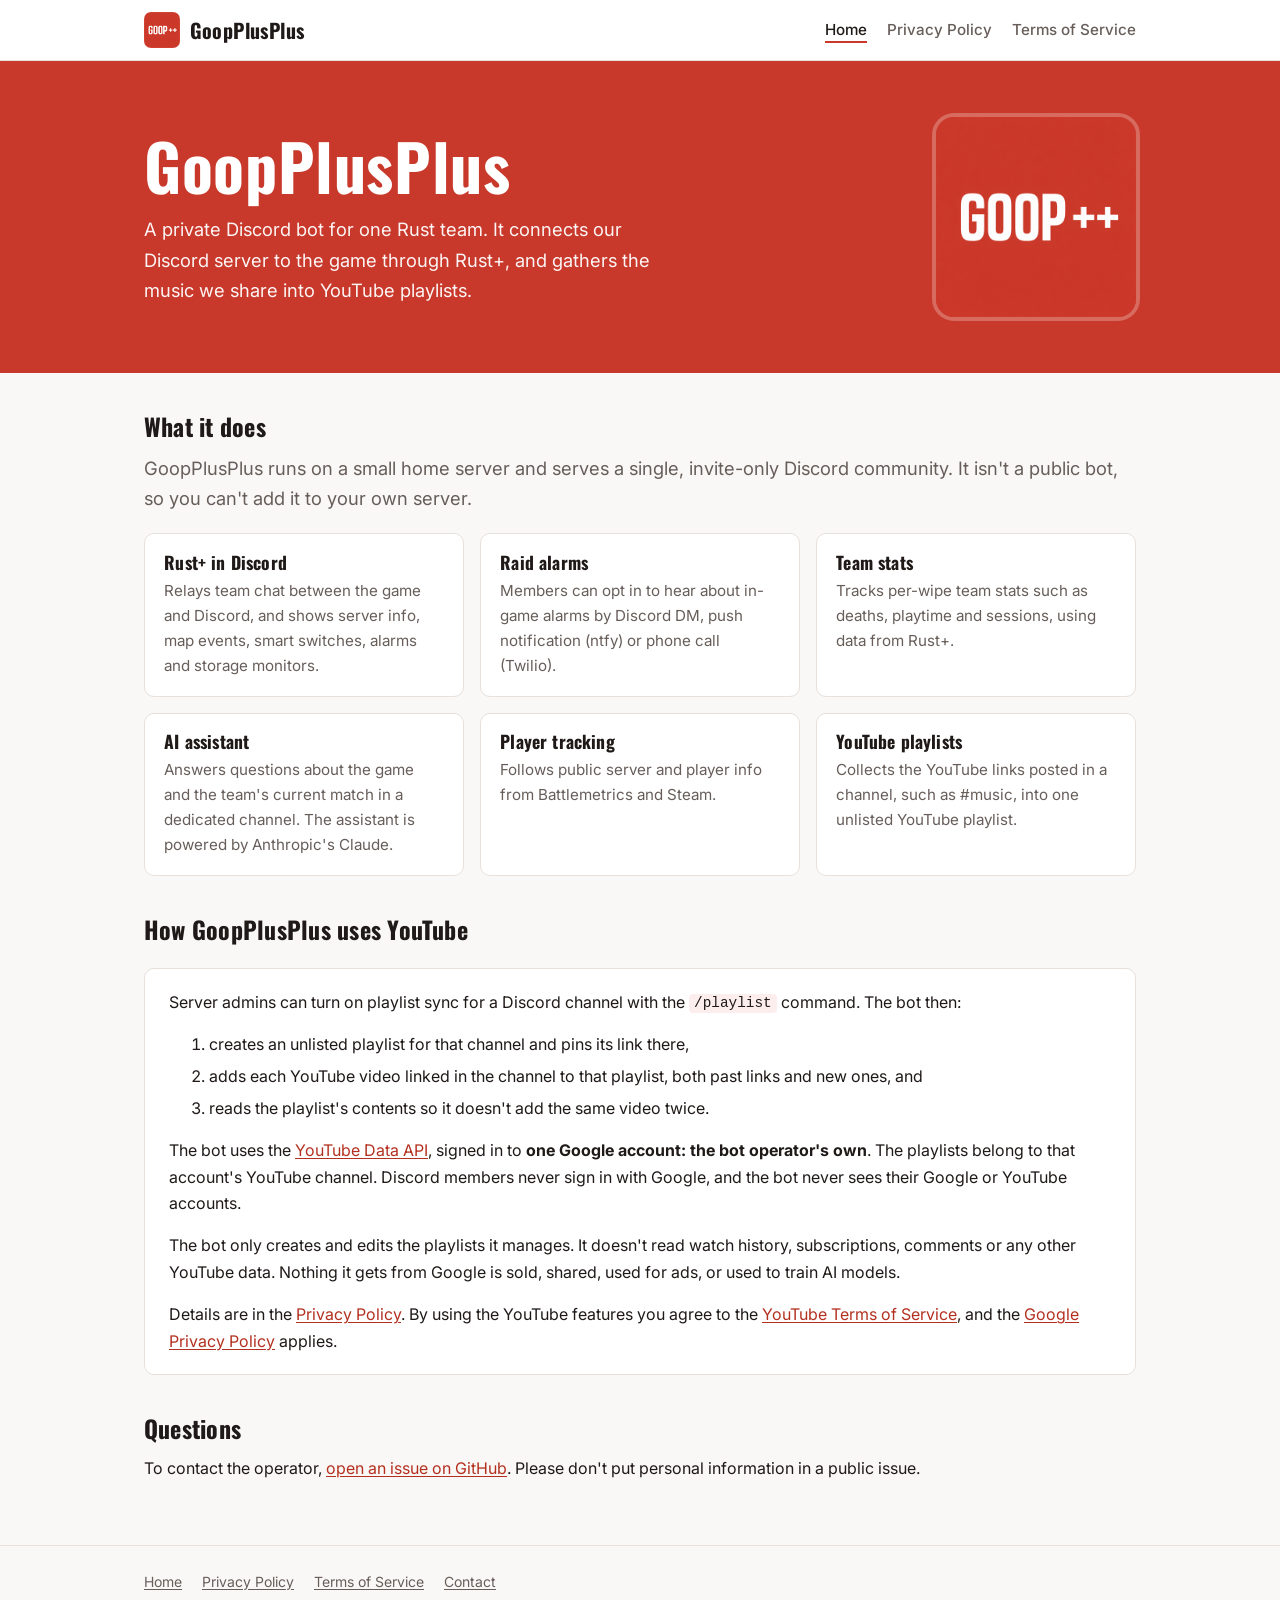
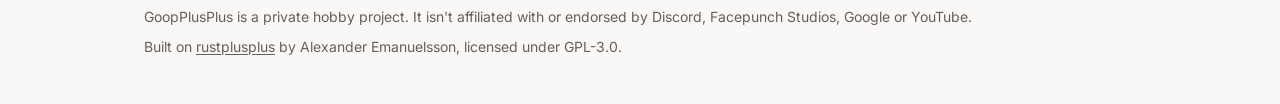
<file: index.html>
<!doctype html>
<html lang="en">
<head>
    <meta charset="utf-8">
    <meta name="viewport" content="width=device-width, initial-scale=1">
    <title>GoopPlusPlus</title>
    <meta name="description" content="GoopPlusPlus is a private Discord bot that connects a Rust team's Discord server to the game through Rust+, and collects the YouTube links members share into playlists.">
    <link rel="icon" type="image/png" href="assets/logo-64.png">
    <link rel="apple-touch-icon" href="assets/logo-180.png">
    <link rel="preconnect" href="https://fonts.googleapis.com">
    <link rel="preconnect" href="https://fonts.gstatic.com" crossorigin>
    <link rel="stylesheet" href="https://fonts.googleapis.com/css2?family=Inter:wght@400;500;600&family=Oswald:wght@700&display=swap">
    <link rel="stylesheet" href="assets/style.css">
</head>
<body>
    <header class="site-header">
        <div class="inner">
            <a class="brand" href="./"><img src="assets/logo-64.png" alt="" width="36" height="36">GoopPlusPlus</a>
            <nav class="site-nav" aria-label="Site">
                <a href="./" aria-current="page">Home</a>
                <a href="privacy.html">Privacy Policy</a>
                <a href="terms.html">Terms of Service</a>
            </nav>
        </div>
    </header>

    <section class="hero">
        <div class="inner">
            <div>
                <h1>GoopPlusPlus</h1>
                <p>A private Discord bot for one Rust team. It connects our Discord server to the game through Rust+, and gathers the music we share into YouTube playlists.</p>
            </div>
            <img src="assets/logo-512.png" alt="GoopPlusPlus logo" width="200" height="200">
        </div>
    </section>

    <main class="wide">
        <h2>What it does</h2>
        <p class="lede">GoopPlusPlus runs on a small home server and serves a single, invite-only Discord community. It isn't a public bot, so you can't add it to your own server.</p>

        <ul class="features">
            <li>
                <h3>Rust+ in Discord</h3>
                <p>Relays team chat between the game and Discord, and shows server info, map events, smart switches, alarms and storage monitors.</p>
            </li>
            <li>
                <h3>Raid alarms</h3>
                <p>Members can opt in to hear about in-game alarms by Discord DM, push notification (ntfy) or phone call (Twilio).</p>
            </li>
            <li>
                <h3>Team stats</h3>
                <p>Tracks per-wipe team stats such as deaths, playtime and sessions, using data from Rust+.</p>
            </li>
            <li>
                <h3>AI assistant</h3>
                <p>Answers questions about the game and the team's current match in a dedicated channel. The assistant is powered by Anthropic's Claude.</p>
            </li>
            <li>
                <h3>Player tracking</h3>
                <p>Follows public server and player info from Battlemetrics and Steam.</p>
            </li>
            <li>
                <h3>YouTube playlists</h3>
                <p>Collects the YouTube links posted in a channel, such as #music, into one unlisted YouTube playlist.</p>
            </li>
        </ul>

        <h2 id="youtube">How GoopPlusPlus uses YouTube</h2>
        <div class="panel">
            <p>Server admins can turn on playlist sync for a Discord channel with the <code>/playlist</code> command. The bot then:</p>
            <ol>
                <li>creates an unlisted playlist for that channel and pins its link there,</li>
                <li>adds each YouTube video linked in the channel to that playlist, both past links and new ones, and</li>
                <li>reads the playlist's contents so it doesn't add the same video twice.</li>
            </ol>
            <p>The bot uses the <a href="https://developers.google.com/youtube/v3">YouTube Data API</a>, signed in to <strong>one Google account: the bot operator's own</strong>. The playlists belong to that account's YouTube channel. Discord members never sign in with Google, and the bot never sees their Google or YouTube accounts.</p>
            <p>The bot only creates and edits the playlists it manages. It doesn't read watch history, subscriptions, comments or any other YouTube data. Nothing it gets from Google is sold, shared, used for ads, or used to train AI models.</p>
            <p>Details are in the <a href="privacy.html#google">Privacy Policy</a>. By using the YouTube features you agree to the <a href="https://www.youtube.com/t/terms">YouTube Terms of Service</a>, and the <a href="https://policies.google.com/privacy">Google Privacy Policy</a> applies.</p>
        </div>

        <h2>Questions</h2>
        <p>To contact the operator, <a href="https://github.com/ryancc3/goopplusplus/issues">open an issue on GitHub</a>. Please don't put personal information in a public issue.</p>
    </main>

    <footer class="site-footer">
        <div class="inner">
            <nav aria-label="Footer">
                <a href="./">Home</a>
                <a href="privacy.html">Privacy Policy</a>
                <a href="terms.html">Terms of Service</a>
                <a href="https://github.com/ryancc3/goopplusplus/issues">Contact</a>
            </nav>
            <p>GoopPlusPlus is a private hobby project. It isn't affiliated with or endorsed by Discord, Facepunch Studios, Google or YouTube.</p>
            <p>Built on <a href="https://github.com/alexemanuelol/rustplusplus">rustplusplus</a> by Alexander Emanuelsson, licensed under GPL-3.0.</p>
        </div>
    </footer>
</body>
</html>
</file>
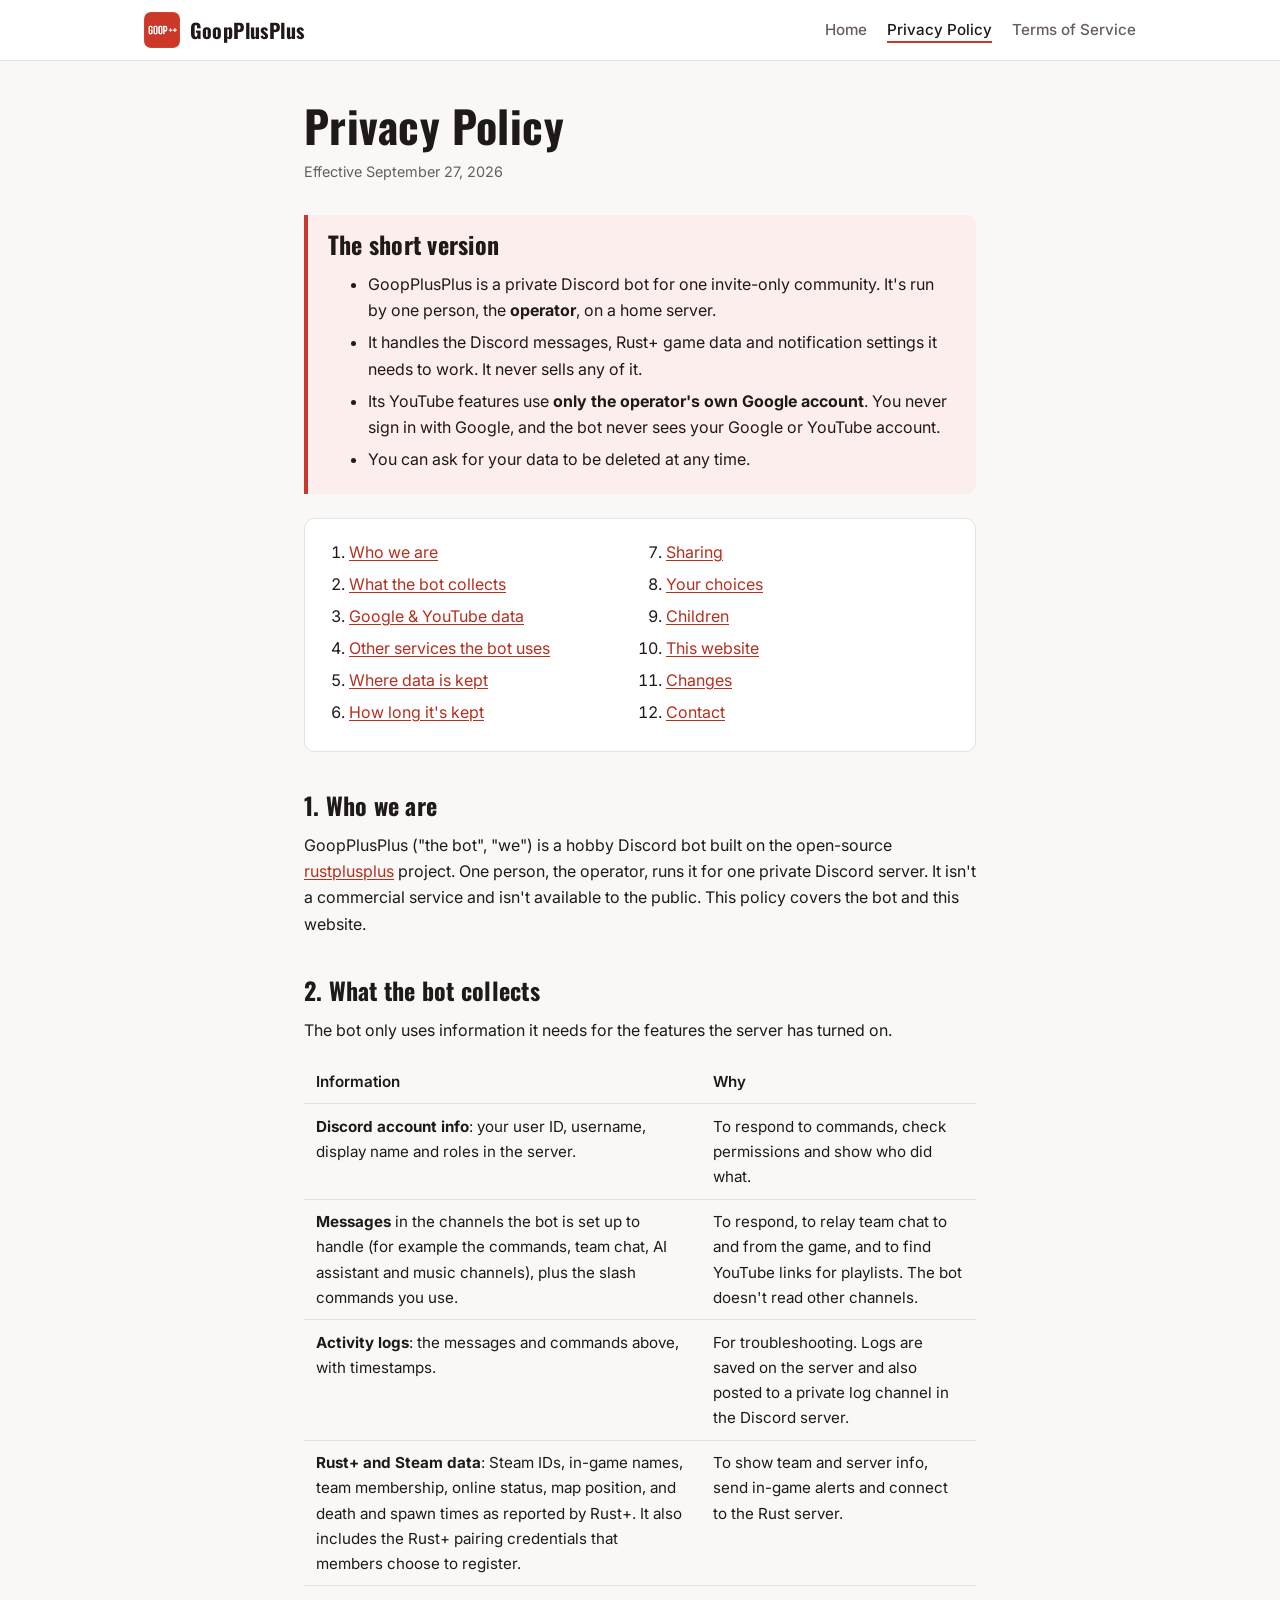
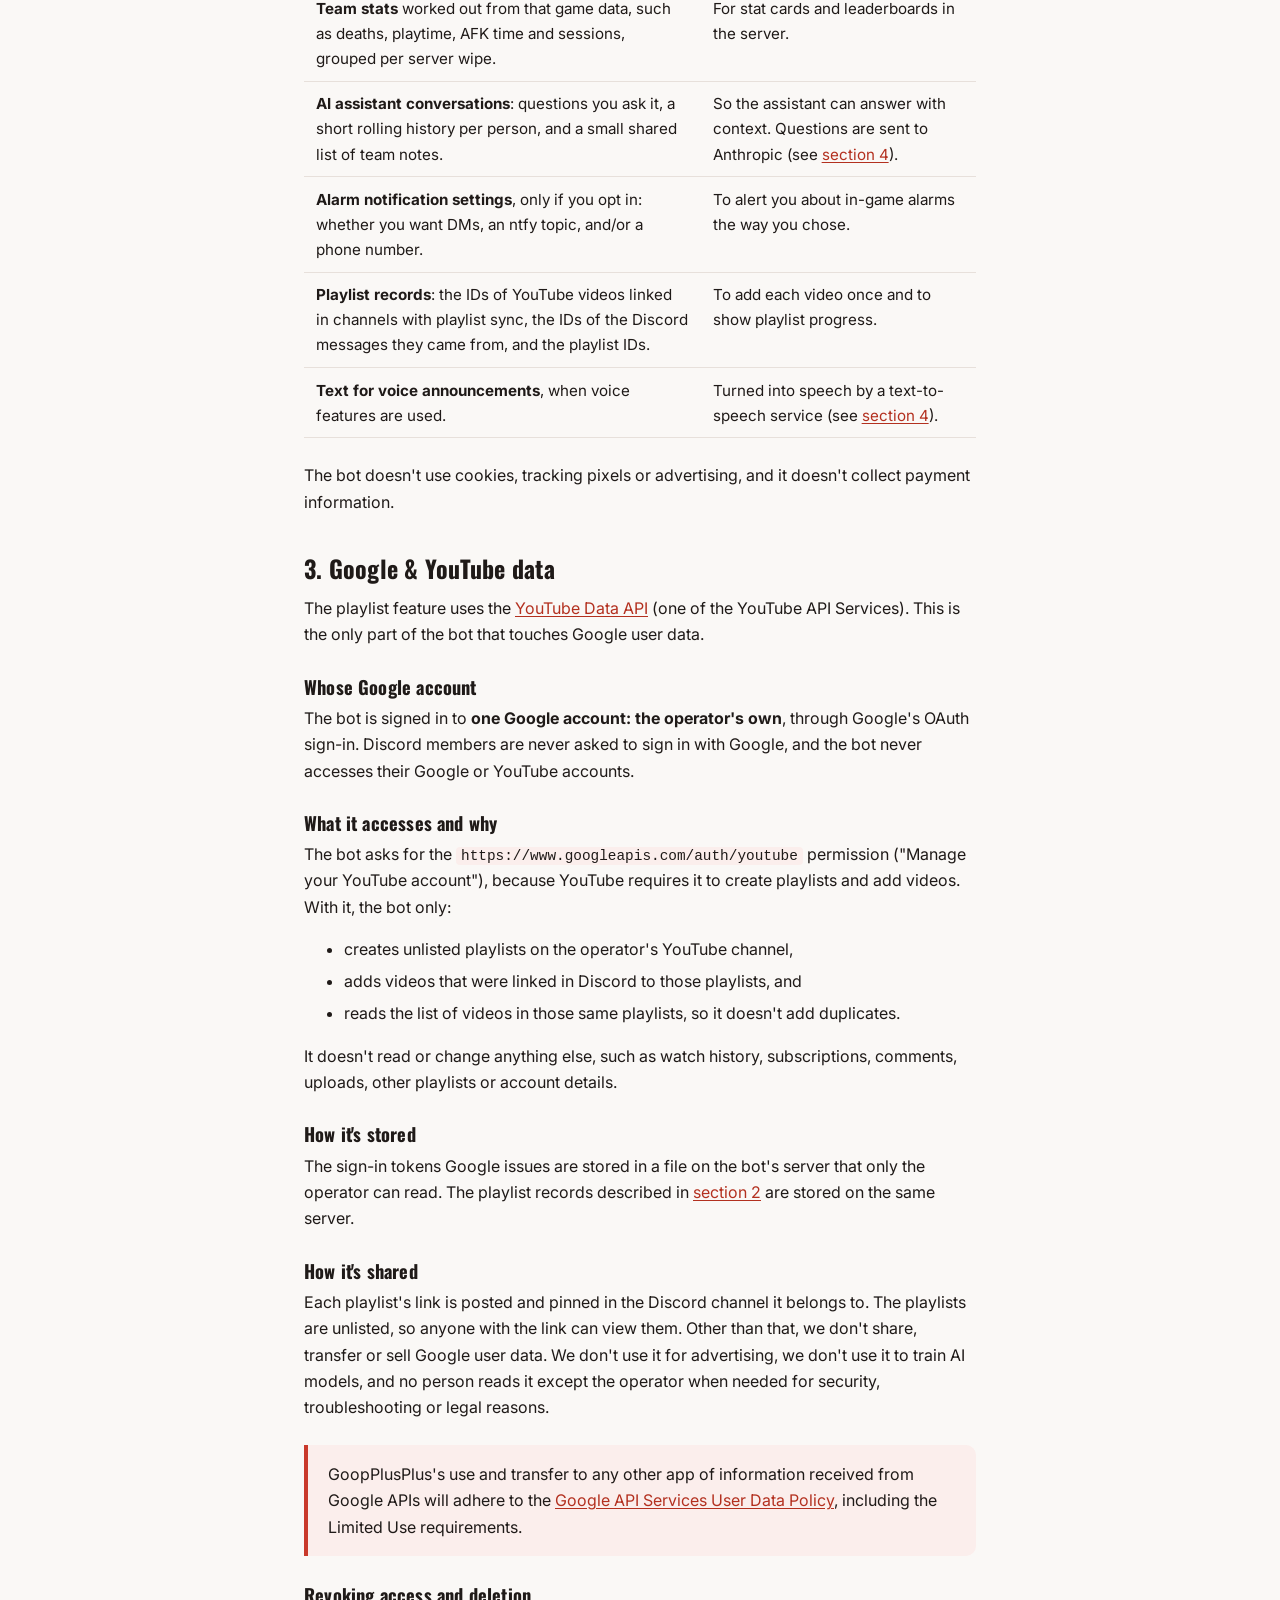
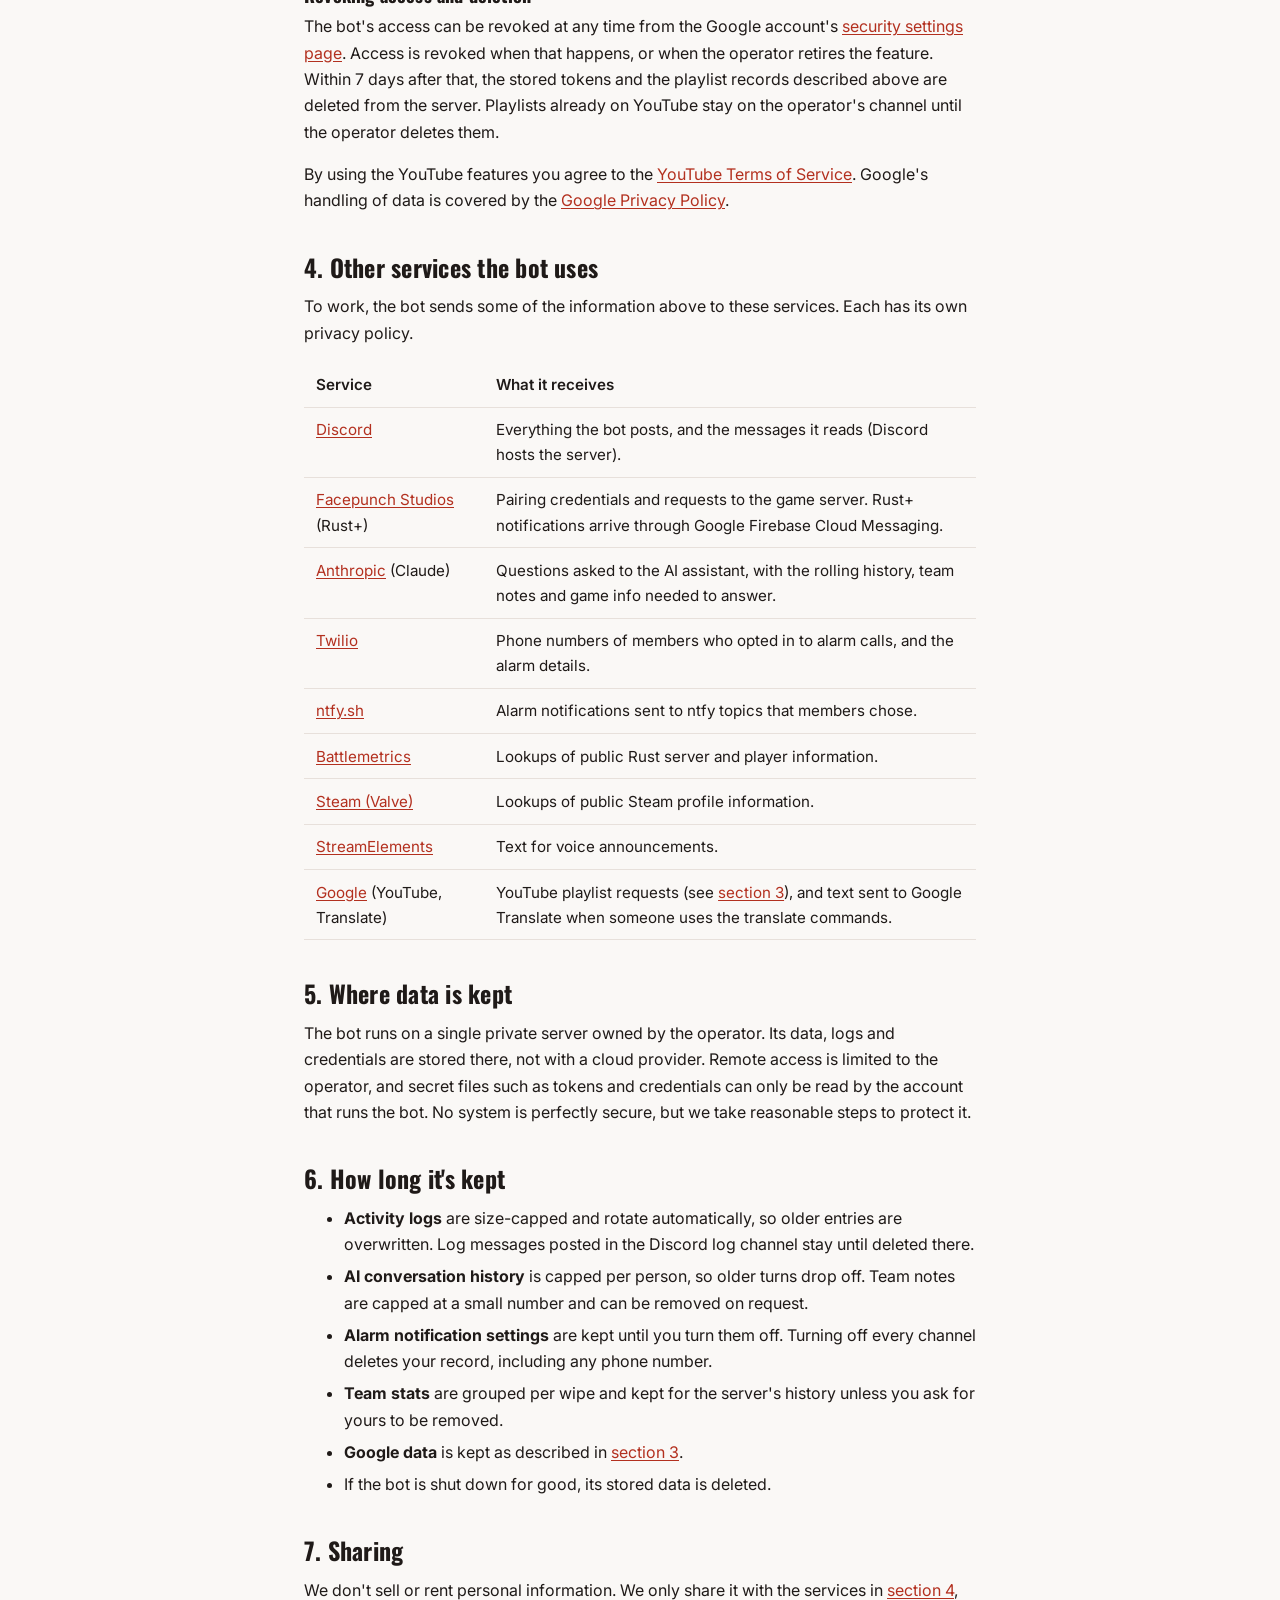
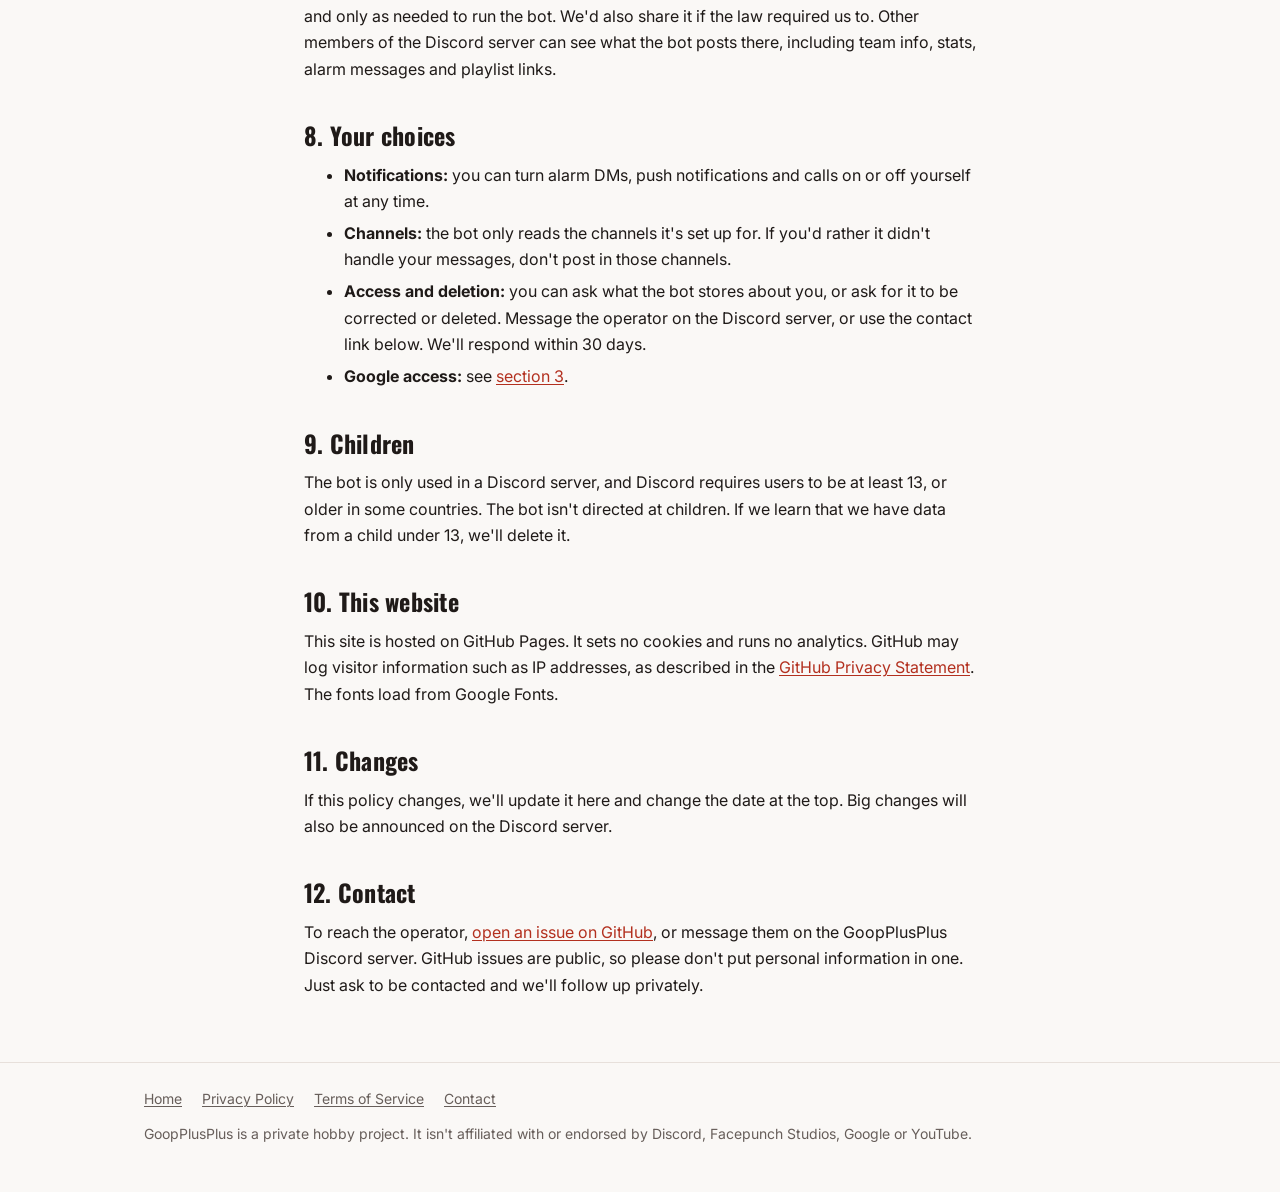
<file: privacy.html>
<!doctype html>
<html lang="en">
<head>
    <meta charset="utf-8">
    <meta name="viewport" content="width=device-width, initial-scale=1">
    <title>Privacy Policy · GoopPlusPlus</title>
    <meta name="description" content="What data the GoopPlusPlus Discord bot collects, how it's used, and how Google user data from the YouTube integration is handled.">
    <link rel="icon" type="image/png" href="assets/logo-64.png">
    <link rel="apple-touch-icon" href="assets/logo-180.png">
    <link rel="preconnect" href="https://fonts.googleapis.com">
    <link rel="preconnect" href="https://fonts.gstatic.com" crossorigin>
    <link rel="stylesheet" href="https://fonts.googleapis.com/css2?family=Inter:wght@400;500;600&family=Oswald:wght@700&display=swap">
    <link rel="stylesheet" href="assets/style.css">
</head>
<body>
    <header class="site-header">
        <div class="inner">
            <a class="brand" href="./"><img src="assets/logo-64.png" alt="" width="36" height="36">GoopPlusPlus</a>
            <nav class="site-nav" aria-label="Site">
                <a href="./">Home</a>
                <a href="privacy.html" aria-current="page">Privacy Policy</a>
                <a href="terms.html">Terms of Service</a>
            </nav>
        </div>
    </header>

    <main>
        <h1>Privacy Policy</h1>
        <p class="meta">Effective September 27, 2026</p>

        <div class="callout">
            <h2>The short version</h2>
            <ul>
                <li>GoopPlusPlus is a private Discord bot for one invite-only community. It's run by one person, the <strong>operator</strong>, on a home server.</li>
                <li>It handles the Discord messages, Rust+ game data and notification settings it needs to work. It never sells any of it.</li>
                <li>Its YouTube features use <strong>only the operator's own Google account</strong>. You never sign in with Google, and the bot never sees your Google or YouTube account.</li>
                <li>You can ask for your data to be deleted at any time.</li>
            </ul>
        </div>

        <nav class="panel toc" aria-label="Contents">
            <ol>
                <li><a href="#who">Who we are</a></li>
                <li><a href="#collect">What the bot collects</a></li>
                <li><a href="#google">Google &amp; YouTube data</a></li>
                <li><a href="#services">Other services the bot uses</a></li>
                <li><a href="#storage">Where data is kept</a></li>
                <li><a href="#retention">How long it's kept</a></li>
                <li><a href="#sharing">Sharing</a></li>
                <li><a href="#choices">Your choices</a></li>
                <li><a href="#children">Children</a></li>
                <li><a href="#website">This website</a></li>
                <li><a href="#changes">Changes</a></li>
                <li><a href="#contact">Contact</a></li>
            </ol>
        </nav>

        <h2 id="who">1. Who we are</h2>
        <p>GoopPlusPlus ("the bot", "we") is a hobby Discord bot built on the open-source <a href="https://github.com/alexemanuelol/rustplusplus">rustplusplus</a> project. One person, the operator, runs it for one private Discord server. It isn't a commercial service and isn't available to the public. This policy covers the bot and this website.</p>

        <h2 id="collect">2. What the bot collects</h2>
        <p>The bot only uses information it needs for the features the server has turned on.</p>
        <div class="table-wrap">
            <table>
                <thead>
                    <tr><th scope="col">Information</th><th scope="col">Why</th></tr>
                </thead>
                <tbody>
                    <tr>
                        <td><strong>Discord account info</strong>: your user ID, username, display name and roles in the server.</td>
                        <td>To respond to commands, check permissions and show who did what.</td>
                    </tr>
                    <tr>
                        <td><strong>Messages</strong> in the channels the bot is set up to handle (for example the commands, team chat, AI assistant and music channels), plus the slash commands you use.</td>
                        <td>To respond, to relay team chat to and from the game, and to find YouTube links for playlists. The bot doesn't read other channels.</td>
                    </tr>
                    <tr>
                        <td><strong>Activity logs</strong>: the messages and commands above, with timestamps.</td>
                        <td>For troubleshooting. Logs are saved on the server and also posted to a private log channel in the Discord server.</td>
                    </tr>
                    <tr>
                        <td><strong>Rust+ and Steam data</strong>: Steam IDs, in-game names, team membership, online status, map position, and death and spawn times as reported by Rust+. It also includes the Rust+ pairing credentials that members choose to register.</td>
                        <td>To show team and server info, send in-game alerts and connect to the Rust server.</td>
                    </tr>
                    <tr>
                        <td><strong>Team stats</strong> worked out from that game data, such as deaths, playtime, AFK time and sessions, grouped per server wipe.</td>
                        <td>For stat cards and leaderboards in the server.</td>
                    </tr>
                    <tr>
                        <td><strong>AI assistant conversations</strong>: questions you ask it, a short rolling history per person, and a small shared list of team notes.</td>
                        <td>So the assistant can answer with context. Questions are sent to Anthropic (see <a href="#services">section 4</a>).</td>
                    </tr>
                    <tr>
                        <td><strong>Alarm notification settings</strong>, only if you opt in: whether you want DMs, an ntfy topic, and/or a phone number.</td>
                        <td>To alert you about in-game alarms the way you chose.</td>
                    </tr>
                    <tr>
                        <td><strong>Playlist records</strong>: the IDs of YouTube videos linked in channels with playlist sync, the IDs of the Discord messages they came from, and the playlist IDs.</td>
                        <td>To add each video once and to show playlist progress.</td>
                    </tr>
                    <tr>
                        <td><strong>Text for voice announcements</strong>, when voice features are used.</td>
                        <td>Turned into speech by a text-to-speech service (see <a href="#services">section 4</a>).</td>
                    </tr>
                </tbody>
            </table>
        </div>
        <p>The bot doesn't use cookies, tracking pixels or advertising, and it doesn't collect payment information.</p>

        <h2 id="google">3. Google &amp; YouTube data</h2>
        <p>The playlist feature uses the <a href="https://developers.google.com/youtube/v3">YouTube Data API</a> (one of the YouTube API Services). This is the only part of the bot that touches Google user data.</p>

        <h3>Whose Google account</h3>
        <p>The bot is signed in to <strong>one Google account: the operator's own</strong>, through Google's OAuth sign-in. Discord members are never asked to sign in with Google, and the bot never accesses their Google or YouTube accounts.</p>

        <h3>What it accesses and why</h3>
        <p>The bot asks for the <code>https://www.googleapis.com/auth/youtube</code> permission ("Manage your YouTube account"), because YouTube requires it to create playlists and add videos. With it, the bot only:</p>
        <ul>
            <li>creates unlisted playlists on the operator's YouTube channel,</li>
            <li>adds videos that were linked in Discord to those playlists, and</li>
            <li>reads the list of videos in those same playlists, so it doesn't add duplicates.</li>
        </ul>
        <p>It doesn't read or change anything else, such as watch history, subscriptions, comments, uploads, other playlists or account details.</p>

        <h3>How it's stored</h3>
        <p>The sign-in tokens Google issues are stored in a file on the bot's server that only the operator can read. The playlist records described in <a href="#collect">section 2</a> are stored on the same server.</p>

        <h3>How it's shared</h3>
        <p>Each playlist's link is posted and pinned in the Discord channel it belongs to. The playlists are unlisted, so anyone with the link can view them. Other than that, we don't share, transfer or sell Google user data. We don't use it for advertising, we don't use it to train AI models, and no person reads it except the operator when needed for security, troubleshooting or legal reasons.</p>

        <div class="callout">
            <p>GoopPlusPlus's use and transfer to any other app of information received from Google APIs will adhere to the <a href="https://developers.google.com/terms/api-services-user-data-policy">Google API Services User Data Policy</a>, including the Limited Use requirements.</p>
        </div>

        <h3>Revoking access and deletion</h3>
        <p>The bot's access can be revoked at any time from the Google account's <a href="https://security.google.com/settings/security/permissions">security settings page</a>. Access is revoked when that happens, or when the operator retires the feature. Within 7 days after that, the stored tokens and the playlist records described above are deleted from the server. Playlists already on YouTube stay on the operator's channel until the operator deletes them.</p>

        <p>By using the YouTube features you agree to the <a href="https://www.youtube.com/t/terms">YouTube Terms of Service</a>. Google's handling of data is covered by the <a href="https://policies.google.com/privacy">Google Privacy Policy</a>.</p>

        <h2 id="services">4. Other services the bot uses</h2>
        <p>To work, the bot sends some of the information above to these services. Each has its own privacy policy.</p>
        <div class="table-wrap">
            <table>
                <thead>
                    <tr><th scope="col">Service</th><th scope="col">What it receives</th></tr>
                </thead>
                <tbody>
                    <tr><td><a href="https://discord.com/privacy">Discord</a></td><td>Everything the bot posts, and the messages it reads (Discord hosts the server).</td></tr>
                    <tr><td><a href="https://facepunch.com/legal/privacy">Facepunch Studios</a> (Rust+)</td><td>Pairing credentials and requests to the game server. Rust+ notifications arrive through Google Firebase Cloud Messaging.</td></tr>
                    <tr><td><a href="https://www.anthropic.com/legal/privacy">Anthropic</a> (Claude)</td><td>Questions asked to the AI assistant, with the rolling history, team notes and game info needed to answer.</td></tr>
                    <tr><td><a href="https://www.twilio.com/en-us/legal/privacy">Twilio</a></td><td>Phone numbers of members who opted in to alarm calls, and the alarm details.</td></tr>
                    <tr><td><a href="https://ntfy.sh/">ntfy.sh</a></td><td>Alarm notifications sent to ntfy topics that members chose.</td></tr>
                    <tr><td><a href="https://www.battlemetrics.com/">Battlemetrics</a></td><td>Lookups of public Rust server and player information.</td></tr>
                    <tr><td><a href="https://store.steampowered.com/privacy_agreement/">Steam (Valve)</a></td><td>Lookups of public Steam profile information.</td></tr>
                    <tr><td><a href="https://streamelements.com/">StreamElements</a></td><td>Text for voice announcements.</td></tr>
                    <tr><td><a href="https://policies.google.com/privacy">Google</a> (YouTube, Translate)</td><td>YouTube playlist requests (see <a href="#google">section 3</a>), and text sent to Google Translate when someone uses the translate commands.</td></tr>
                </tbody>
            </table>
        </div>

        <h2 id="storage">5. Where data is kept</h2>
        <p>The bot runs on a single private server owned by the operator. Its data, logs and credentials are stored there, not with a cloud provider. Remote access is limited to the operator, and secret files such as tokens and credentials can only be read by the account that runs the bot. No system is perfectly secure, but we take reasonable steps to protect it.</p>

        <h2 id="retention">6. How long it's kept</h2>
        <ul>
            <li><strong>Activity logs</strong> are size-capped and rotate automatically, so older entries are overwritten. Log messages posted in the Discord log channel stay until deleted there.</li>
            <li><strong>AI conversation history</strong> is capped per person, so older turns drop off. Team notes are capped at a small number and can be removed on request.</li>
            <li><strong>Alarm notification settings</strong> are kept until you turn them off. Turning off every channel deletes your record, including any phone number.</li>
            <li><strong>Team stats</strong> are grouped per wipe and kept for the server's history unless you ask for yours to be removed.</li>
            <li><strong>Google data</strong> is kept as described in <a href="#google">section 3</a>.</li>
            <li>If the bot is shut down for good, its stored data is deleted.</li>
        </ul>

        <h2 id="sharing">7. Sharing</h2>
        <p>We don't sell or rent personal information. We only share it with the services in <a href="#services">section 4</a>, and only as needed to run the bot. We'd also share it if the law required us to. Other members of the Discord server can see what the bot posts there, including team info, stats, alarm messages and playlist links.</p>

        <h2 id="choices">8. Your choices</h2>
        <ul>
            <li><strong>Notifications:</strong> you can turn alarm DMs, push notifications and calls on or off yourself at any time.</li>
            <li><strong>Channels:</strong> the bot only reads the channels it's set up for. If you'd rather it didn't handle your messages, don't post in those channels.</li>
            <li><strong>Access and deletion:</strong> you can ask what the bot stores about you, or ask for it to be corrected or deleted. Message the operator on the Discord server, or use the contact link below. We'll respond within 30 days.</li>
            <li><strong>Google access:</strong> see <a href="#google">section 3</a>.</li>
        </ul>

        <h2 id="children">9. Children</h2>
        <p>The bot is only used in a Discord server, and Discord requires users to be at least 13, or older in some countries. The bot isn't directed at children. If we learn that we have data from a child under 13, we'll delete it.</p>

        <h2 id="website">10. This website</h2>
        <p>This site is hosted on GitHub Pages. It sets no cookies and runs no analytics. GitHub may log visitor information such as IP addresses, as described in the <a href="https://docs.github.com/en/site-policy/privacy-policies/github-general-privacy-statement">GitHub Privacy Statement</a>. The fonts load from Google Fonts.</p>

        <h2 id="changes">11. Changes</h2>
        <p>If this policy changes, we'll update it here and change the date at the top. Big changes will also be announced on the Discord server.</p>

        <h2 id="contact">12. Contact</h2>
        <p>To reach the operator, <a href="https://github.com/ryancc3/goopplusplus/issues">open an issue on GitHub</a>, or message them on the GoopPlusPlus Discord server. GitHub issues are public, so please don't put personal information in one. Just ask to be contacted and we'll follow up privately.</p>
    </main>

    <footer class="site-footer">
        <div class="inner">
            <nav aria-label="Footer">
                <a href="./">Home</a>
                <a href="privacy.html">Privacy Policy</a>
                <a href="terms.html">Terms of Service</a>
                <a href="https://github.com/ryancc3/goopplusplus/issues">Contact</a>
            </nav>
            <p>GoopPlusPlus is a private hobby project. It isn't affiliated with or endorsed by Discord, Facepunch Studios, Google or YouTube.</p>
        </div>
    </footer>
</body>
</html>
</file>
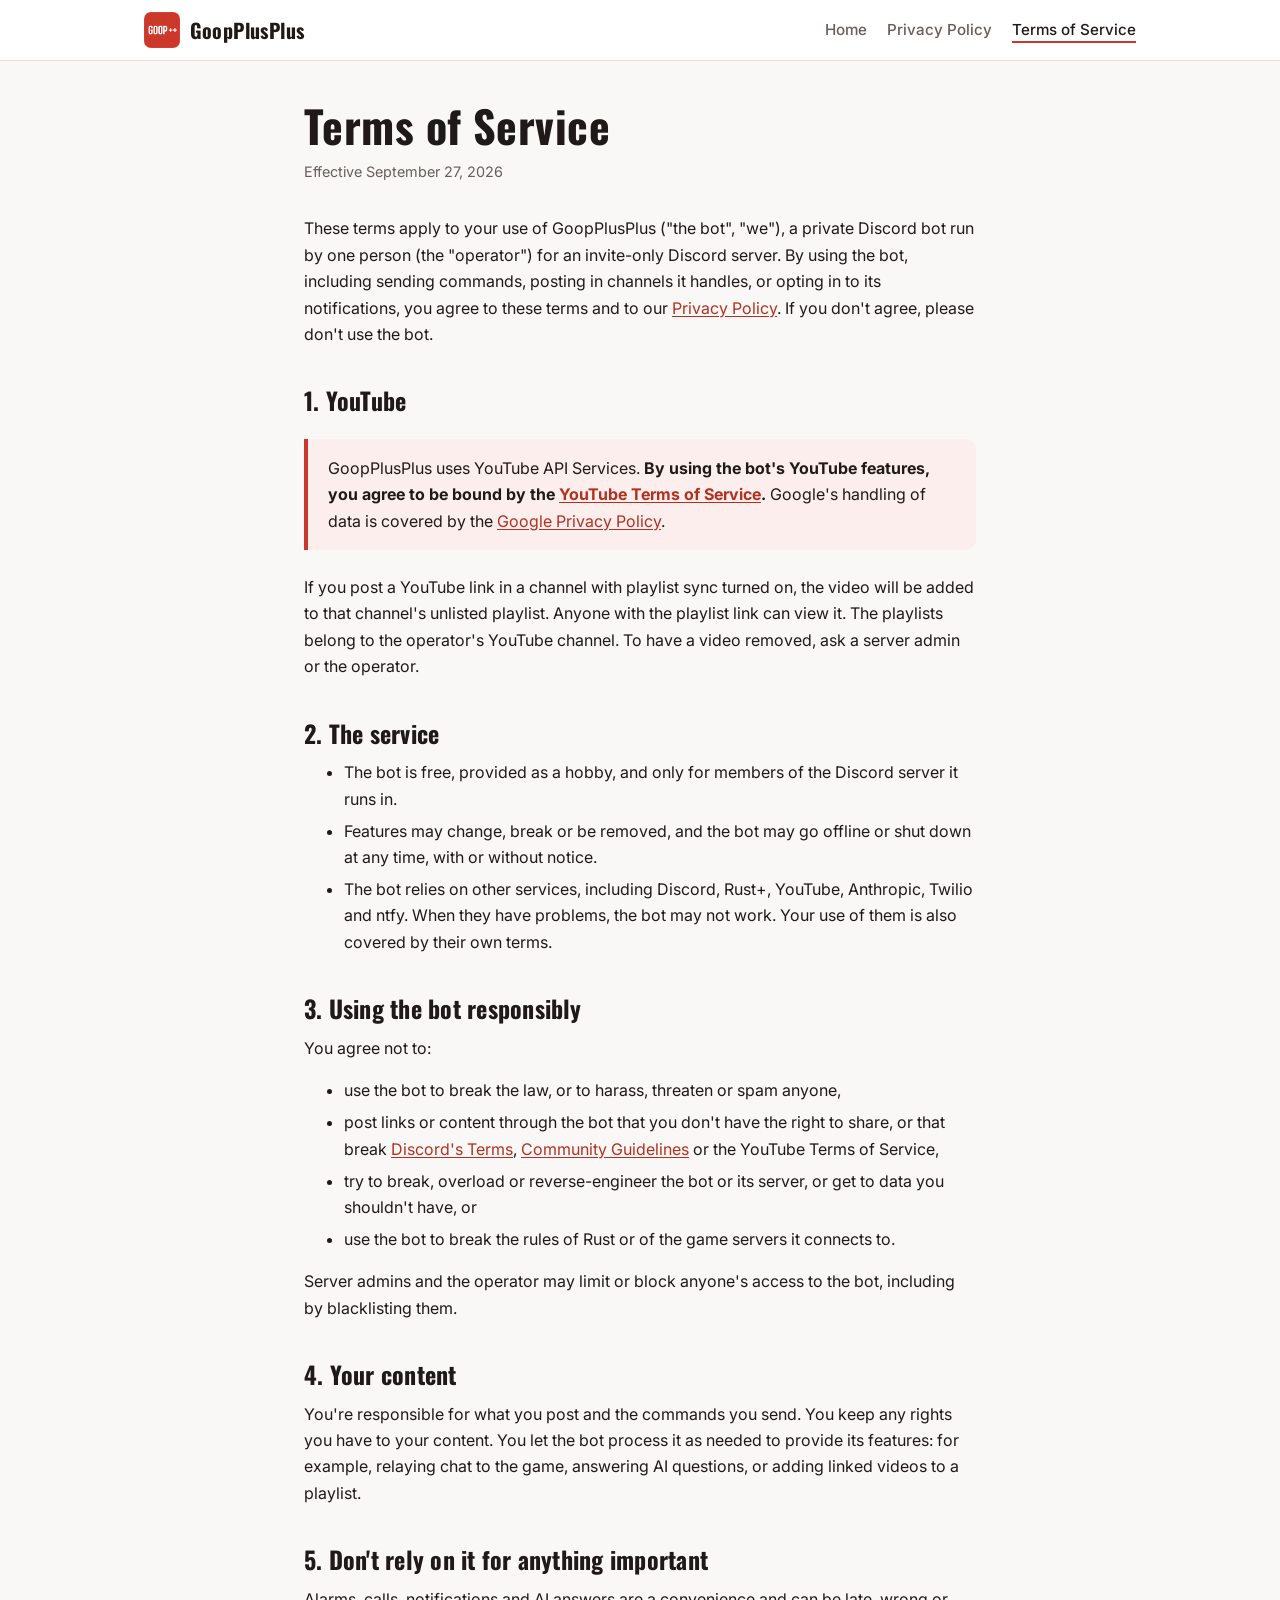
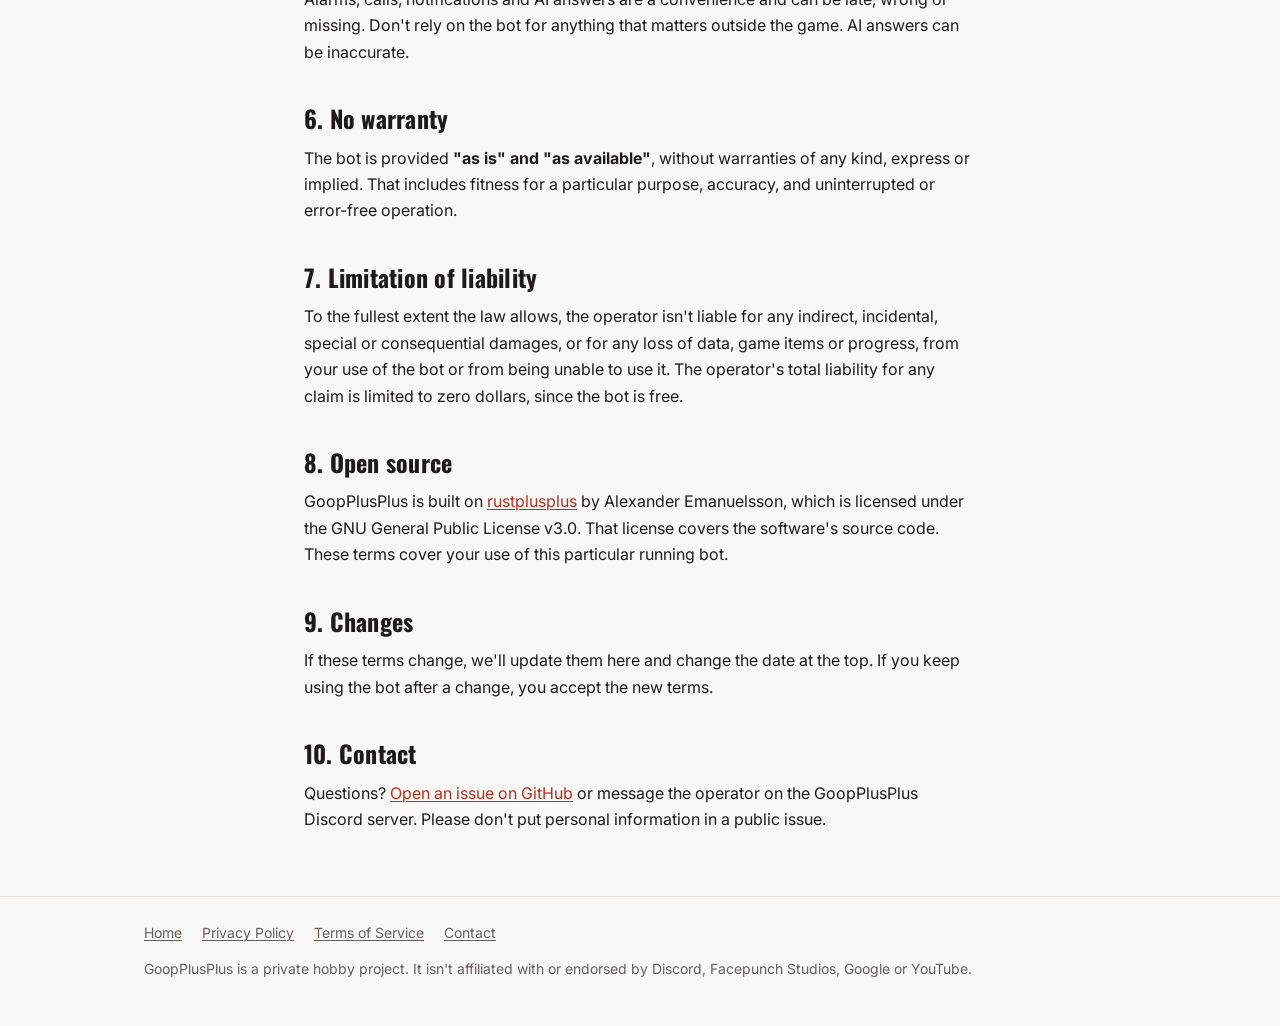
<file: terms.html>
<!doctype html>
<html lang="en">
<head>
    <meta charset="utf-8">
    <meta name="viewport" content="width=device-width, initial-scale=1">
    <title>Terms of Service · GoopPlusPlus</title>
    <meta name="description" content="The terms for using the GoopPlusPlus Discord bot.">
    <link rel="icon" type="image/png" href="assets/logo-64.png">
    <link rel="apple-touch-icon" href="assets/logo-180.png">
    <link rel="preconnect" href="https://fonts.googleapis.com">
    <link rel="preconnect" href="https://fonts.gstatic.com" crossorigin>
    <link rel="stylesheet" href="https://fonts.googleapis.com/css2?family=Inter:wght@400;500;600&family=Oswald:wght@700&display=swap">
    <link rel="stylesheet" href="assets/style.css">
</head>
<body>
    <header class="site-header">
        <div class="inner">
            <a class="brand" href="./"><img src="assets/logo-64.png" alt="" width="36" height="36">GoopPlusPlus</a>
            <nav class="site-nav" aria-label="Site">
                <a href="./">Home</a>
                <a href="privacy.html">Privacy Policy</a>
                <a href="terms.html" aria-current="page">Terms of Service</a>
            </nav>
        </div>
    </header>

    <main>
        <h1>Terms of Service</h1>
        <p class="meta">Effective September 27, 2026</p>

        <p>These terms apply to your use of GoopPlusPlus ("the bot", "we"), a private Discord bot run by one person (the "operator") for an invite-only Discord server. By using the bot, including sending commands, posting in channels it handles, or opting in to its notifications, you agree to these terms and to our <a href="privacy.html">Privacy Policy</a>. If you don't agree, please don't use the bot.</p>

        <h2 id="youtube">1. YouTube</h2>
        <div class="callout">
            <p>GoopPlusPlus uses YouTube API Services. <strong>By using the bot's YouTube features, you agree to be bound by the <a href="https://www.youtube.com/t/terms">YouTube Terms of Service</a>.</strong> Google's handling of data is covered by the <a href="https://policies.google.com/privacy">Google Privacy Policy</a>.</p>
        </div>
        <p>If you post a YouTube link in a channel with playlist sync turned on, the video will be added to that channel's unlisted playlist. Anyone with the playlist link can view it. The playlists belong to the operator's YouTube channel. To have a video removed, ask a server admin or the operator.</p>

        <h2 id="service">2. The service</h2>
        <ul>
            <li>The bot is free, provided as a hobby, and only for members of the Discord server it runs in.</li>
            <li>Features may change, break or be removed, and the bot may go offline or shut down at any time, with or without notice.</li>
            <li>The bot relies on other services, including Discord, Rust+, YouTube, Anthropic, Twilio and ntfy. When they have problems, the bot may not work. Your use of them is also covered by their own terms.</li>
        </ul>

        <h2 id="conduct">3. Using the bot responsibly</h2>
        <p>You agree not to:</p>
        <ul>
            <li>use the bot to break the law, or to harass, threaten or spam anyone,</li>
            <li>post links or content through the bot that you don't have the right to share, or that break <a href="https://discord.com/terms">Discord's Terms</a>, <a href="https://discord.com/guidelines">Community Guidelines</a> or the YouTube Terms of Service,</li>
            <li>try to break, overload or reverse-engineer the bot or its server, or get to data you shouldn't have, or</li>
            <li>use the bot to break the rules of Rust or of the game servers it connects to.</li>
        </ul>
        <p>Server admins and the operator may limit or block anyone's access to the bot, including by blacklisting them.</p>

        <h2 id="content">4. Your content</h2>
        <p>You're responsible for what you post and the commands you send. You keep any rights you have to your content. You let the bot process it as needed to provide its features: for example, relaying chat to the game, answering AI questions, or adding linked videos to a playlist.</p>

        <h2 id="alerts">5. Don't rely on it for anything important</h2>
        <p>Alarms, calls, notifications and AI answers are a convenience and can be late, wrong or missing. Don't rely on the bot for anything that matters outside the game. AI answers can be inaccurate.</p>

        <h2 id="warranty">6. No warranty</h2>
        <p>The bot is provided <strong>"as is" and "as available"</strong>, without warranties of any kind, express or implied. That includes fitness for a particular purpose, accuracy, and uninterrupted or error-free operation.</p>

        <h2 id="liability">7. Limitation of liability</h2>
        <p>To the fullest extent the law allows, the operator isn't liable for any indirect, incidental, special or consequential damages, or for any loss of data, game items or progress, from your use of the bot or from being unable to use it. The operator's total liability for any claim is limited to zero dollars, since the bot is free.</p>

        <h2 id="open-source">8. Open source</h2>
        <p>GoopPlusPlus is built on <a href="https://github.com/alexemanuelol/rustplusplus">rustplusplus</a> by Alexander Emanuelsson, which is licensed under the GNU General Public License v3.0. That license covers the software's source code. These terms cover your use of this particular running bot.</p>

        <h2 id="changes">9. Changes</h2>
        <p>If these terms change, we'll update them here and change the date at the top. If you keep using the bot after a change, you accept the new terms.</p>

        <h2 id="contact">10. Contact</h2>
        <p>Questions? <a href="https://github.com/ryancc3/goopplusplus/issues">Open an issue on GitHub</a> or message the operator on the GoopPlusPlus Discord server. Please don't put personal information in a public issue.</p>
    </main>

    <footer class="site-footer">
        <div class="inner">
            <nav aria-label="Footer">
                <a href="./">Home</a>
                <a href="privacy.html">Privacy Policy</a>
                <a href="terms.html">Terms of Service</a>
                <a href="https://github.com/ryancc3/goopplusplus/issues">Contact</a>
            </nav>
            <p>GoopPlusPlus is a private hobby project. It isn't affiliated with or endorsed by Discord, Facepunch Studios, Google or YouTube.</p>
        </div>
    </footer>
</body>
</html>
</file>
<file: assets/style.css>
:root {
    --brand: #c9392b;
    --brand-ink: #ffffff;
    --link: #b3301f;
    --bg: #faf8f6;
    --surface: #ffffff;
    --text: #1f1a18;
    --muted: #675e5a;
    --border: #e7e0db;
    --note-bg: #fbeeec;
    --radius: 10px;
    --measure: 44rem;
    color-scheme: light;
}

@media (prefers-color-scheme: dark) {
    :root {
        --link: #f07a6d;
        --bg: #141110;
        --surface: #1d1917;
        --text: #eee8e4;
        --muted: #a99f9a;
        --border: #342d2a;
        --note-bg: #2a1c19;
        color-scheme: dark;
    }
}

*, *::before, *::after { box-sizing: border-box; }

html { -webkit-text-size-adjust: 100%; }

body {
    margin: 0;
    background: var(--bg);
    color: var(--text);
    font: 400 1rem/1.65 "Inter", system-ui, -apple-system, "Segoe UI", sans-serif;
}

a { color: var(--link); text-underline-offset: 2px; }
a:hover { text-decoration-thickness: 2px; }

h1, h2, h3 {
    font-family: "Oswald", "Arial Narrow", sans-serif;
    font-weight: 700;
    line-height: 1.15;
    letter-spacing: 0.01em;
    text-wrap: balance;
}
h1 { font-size: clamp(2rem, 5vw, 2.75rem); margin: 0 0 0.5rem; }
h2 { font-size: 1.5rem; margin: 2.5rem 0 0.75rem; }
h3 { font-size: 1.15rem; margin: 1.75rem 0 0.5rem; }

p, ul, ol { margin: 0 0 1rem; }
li { margin-bottom: 0.35rem; }
code {
    font: 0.9em/1 ui-monospace, "Cascadia Code", Consolas, monospace;
    background: var(--note-bg);
    padding: 0.1em 0.35em;
    border-radius: 4px;
    overflow-wrap: anywhere;
}

main { overflow-wrap: break-word; }

/* Header */
.site-header {
    background: var(--surface);
    border-bottom: 1px solid var(--border);
}
.site-header .inner {
    max-width: 64rem;
    margin: 0 auto;
    padding: 0.75rem 16px;
    display: flex;
    align-items: center;
    gap: 1rem;
    flex-wrap: wrap;
}
.brand {
    display: flex;
    align-items: center;
    gap: 0.6rem;
    color: var(--text);
    text-decoration: none;
    font: 700 1.25rem/1 "Oswald", "Arial Narrow", sans-serif;
    letter-spacing: 0.02em;
}
.brand img { width: 36px; height: 36px; border-radius: 7px; }
.site-nav { margin-left: auto; display: flex; gap: 1.25rem; flex-wrap: wrap; }
.site-nav a { color: var(--muted); text-decoration: none; font-weight: 500; font-size: 0.95rem; }
.site-nav a:hover, .site-nav a[aria-current="page"] { color: var(--text); }
.site-nav a[aria-current="page"] { box-shadow: inset 0 -2px 0 var(--brand); }

/* Main column */
main { max-width: var(--measure); margin: 0 auto; padding: 2.5rem 16px 3rem; }
main.wide { max-width: 64rem; }
main > h2:first-child { margin-top: 0; }

.lede { font-size: 1.15rem; color: var(--muted); }
.meta { color: var(--muted); font-size: 0.9rem; margin-bottom: 2rem; }

/* Home hero */
.hero {
    background: var(--brand);
    color: var(--brand-ink);
}
.hero .inner {
    max-width: 64rem;
    margin: 0 auto;
    padding: 3.5rem 16px;
    display: grid;
    grid-template-columns: minmax(0, 1fr) auto;
    gap: 2.5rem;
    align-items: center;
}
.hero h1 { font-size: clamp(2.5rem, 7vw, 4rem); margin-bottom: 0.75rem; }
.hero p { font-size: 1.15rem; max-width: 34rem; margin: 0; opacity: 0.95; }
.hero img {
    width: 200px;
    height: 200px;
    border-radius: 18px;
    box-shadow: 0 0 0 4px rgba(255, 255, 255, 0.25);
}
@media (max-width: 640px) {
    .hero .inner { grid-template-columns: 1fr; padding: 2.5rem 16px; gap: 1.5rem; }
    .hero img { width: 120px; height: 120px; order: -1; }
}

/* Feature grid */
.features {
    display: grid;
    grid-template-columns: repeat(auto-fit, minmax(15rem, 1fr));
    gap: 1rem;
    margin: 1.25rem 0 0;
    padding: 0;
    list-style: none;
}
.features li {
    background: var(--surface);
    border: 1px solid var(--border);
    border-radius: var(--radius);
    padding: 1.1rem 1.2rem;
    margin: 0;
}
.features h3 { margin: 0 0 0.35rem; font-size: 1.1rem; }
.features p { margin: 0; color: var(--muted); font-size: 0.95rem; }

/* Callouts */
.callout {
    background: var(--note-bg);
    border-left: 4px solid var(--brand);
    border-radius: 0 var(--radius) var(--radius) 0;
    padding: 1rem 1.25rem;
    margin: 1.5rem 0;
}
.callout > :last-child { margin-bottom: 0; }
.callout h2, .callout h3 { margin-top: 0; }

.panel {
    background: var(--surface);
    border: 1px solid var(--border);
    border-radius: var(--radius);
    padding: 1.25rem 1.5rem;
    margin: 1.5rem 0;
}
.panel > :last-child { margin-bottom: 0; }

/* Tables */
.table-wrap { overflow-x: auto; margin: 1rem 0 1.5rem; }
table { border-collapse: collapse; width: 100%; font-size: 0.95rem; }
th, td { text-align: left; vertical-align: top; padding: 0.6rem 0.75rem; border-bottom: 1px solid var(--border); }
th { font-weight: 600; white-space: nowrap; }

/* Table of contents */
.toc ol { columns: 2 14rem; column-gap: 2rem; margin: 0; padding-left: 1.25rem; }
.toc li { break-inside: avoid; }

/* Footer */
.site-footer {
    border-top: 1px solid var(--border);
    color: var(--muted);
    font-size: 0.875rem;
}
.site-footer .inner { max-width: 64rem; margin: 0 auto; padding: 1.5rem 16px 2.5rem; }
.site-footer nav { display: flex; gap: 1.25rem; flex-wrap: wrap; margin-bottom: 0.75rem; }
.site-footer a { color: var(--muted); }
.site-footer p { margin: 0 0 0.4rem; }
</file>
